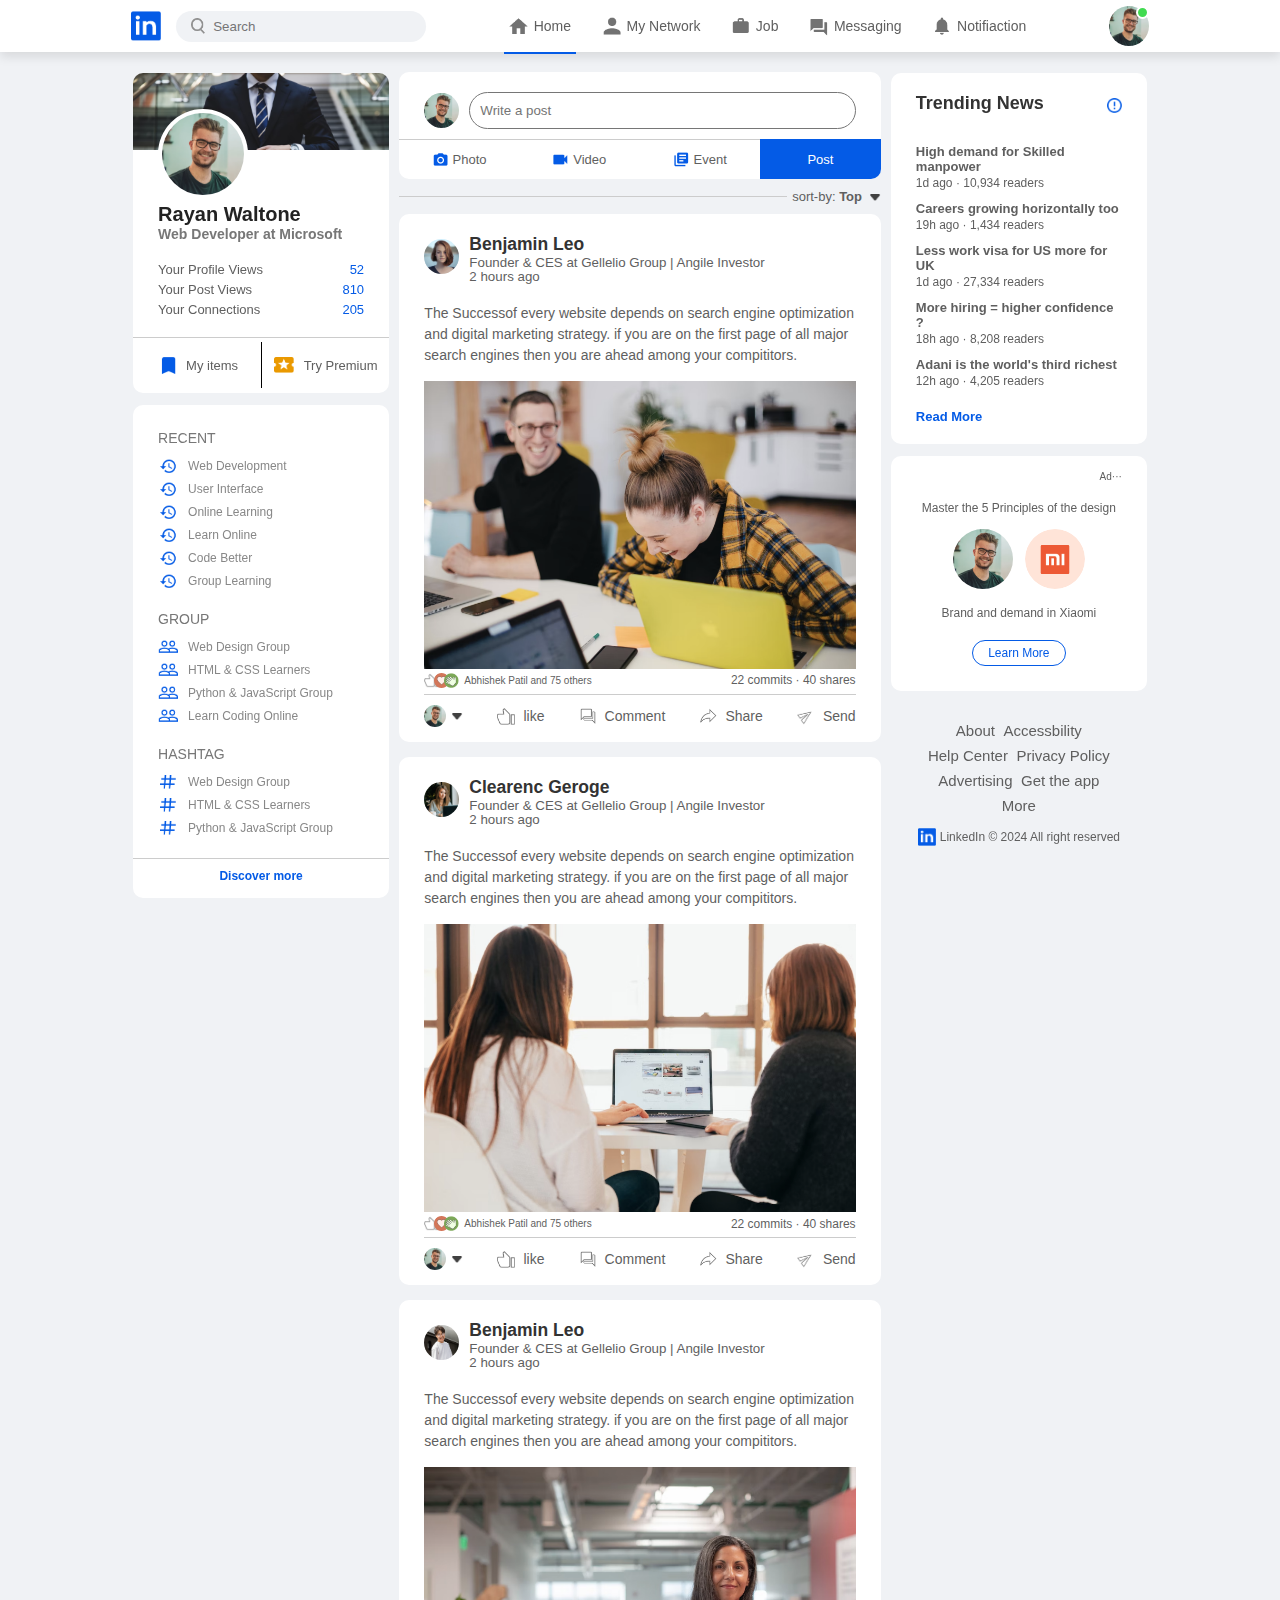
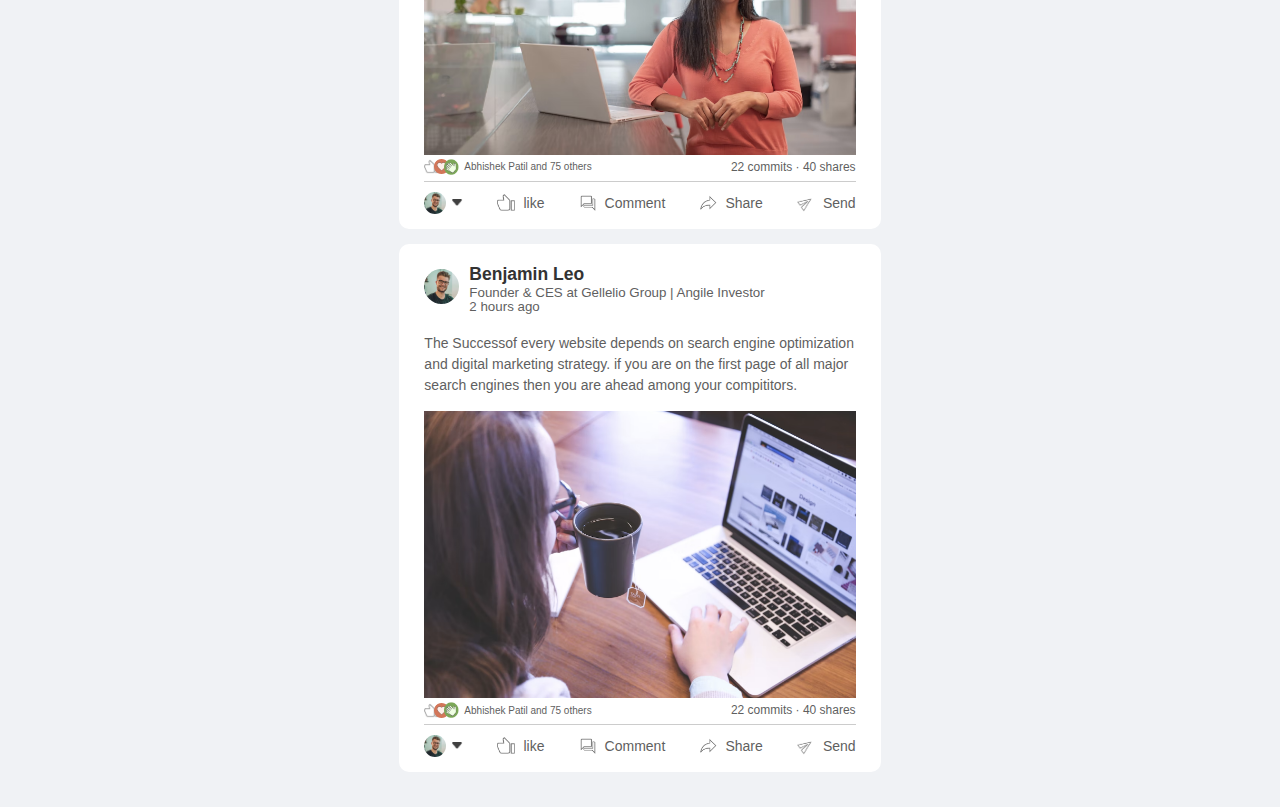
<file: index.html>
<!DOCTYPE html>
<html lang="en">
<head>
  <meta charset="UTF-8">
  <meta name="viewport" content="width=device-width, initial-scale=1.0">
  <link rel="icon" href="https://static.licdn.com/aero-v1/sc/h/al2o9zrvru7aqj8e1x2rzsrca">
  <link rel="stylesheet" href="./css/style.css">
  <title>LinkedIn-UI-Clone</title>
</head>
<body>
  
  <nav class="desktop navbar">
    <div class="navbar-left">
      <a href="./index.html" class="logo"><img src="./images/logo.png" alt="logo"></a>
      <div class="search-box">
        <img src="./images/search.png" alt="img">
        <input type="text" placeholder="Search">
      </div>
    </div>
    <div class="navbar-center">
      <ul>
        <li><a href="#" class="active-link"><img src="./images/home.png"><span>Home</span></a></li>
        <li><a href="#"><img src="./images/network.png"><span>My Network</span></a></li>
        <li><a href="#"><img src="./images/jobs.png"><span>Job</span></a></li>
        <li><a href="#"><img src="./images/message.png"><span>Messaging</span></a></li>
        <li><a href="#"><img src="./images/notification.png"><span>Notifiaction</span></a></li>
      </ul>
    </div>
    <div class="navbar-right">
      <div class="online">
       <img src="./images/user-1.png" alt="user-img" id="toggleButton" class="nav-profile-img" onclick="toggleMenu()">
      </div>
    </div>

    <div class="profile-menu-wrap" id="profileMenu">
      <div class="profile-menu">
        <div class="user-info">
          <img src="./images/user-1.png" >
          <div>
            <h3>Rayan Walton</h3>
            <a href="./profile.html">See your profile</a>
          </div>
        </div>
        <hr>
        <a href="#" class="profile-menu-link">
          <img src="./images/feedback.png" alt="">
          <p>Give Feedback</p>
          <span> > </span>
        </a>
        <a href="#" class="profile-menu-link">
          <img src="./images/setting.png" alt="">
          <p>Setting</p>
          <span> > </span>
        </a>
        <a href="#" class="profile-menu-link">
          <img src="./images/help.png" alt="">
          <p>Help & Support</p>
          <span> > </span>
        </a>
        <a href="#" class="profile-menu-link">
          <img src="./images/display.png" alt="">
          <p>Display & Accessiblity</p>
          <span> > </span>
        </a>
        <a href="#" class="profile-menu-link">
          <img src="./images/logout.png" alt="">
          <p>Logout</p>
          <span> > </span>
        </a>
      </div>
    </div>

  </nav>

  <div class="mobile-navbar">
    <nav class="navbar">
      <div class="navbar-center">
        <ul>
          <li><a href="#" class="active-link"><img src="./images/home.png"><span>Home</span></a></li>
          <li><a href="#"><img src="./images/network.png"><span>My Network</span></a></li>
          <li><a href="#"><img src="./images/jobs.png"><span>Job</span></a></li>
          <li><a href="#"><img src="./images/message.png"><span>Messaging</span></a></li>
          <li><a href="#"><img src="./images/notification.png"><span>Notifiaction</span></a></li>
        </ul>
      </div>
      <div class="profile-menu-wrap" id="profileMenu">
        <div class="profile-menu">
          <div class="user-info">
            <img src="./images/user-1.png" >
            <div>
              <h3>Rayan Walton</h3>
              <a href="./profile.html">See your profile</a>
            </div>
          </div>
          <hr>
          <a href="#" class="profile-menu-link">
            <img src="./images/feedback.png" alt="">
            <p>Give Feedback</p>
            <span> > </span>
          </a>
          <a href="#" class="profile-menu-link">
            <img src="./images/setting.png" alt="">
            <p>Setting</p>
            <span> > </span>
          </a>
          <a href="#" class="profile-menu-link">
            <img src="./images/help.png" alt="">
            <p>Help & Support</p>
            <span> > </span>
          </a>
          <a href="#" class="profile-menu-link">
            <img src="./images/display.png" alt="">
            <p>Display & Accessiblity</p>
            <span> > </span>
          </a>
          <a href="#" class="profile-menu-link">
            <img src="./images/logout.png" alt="">
            <p>Logout</p>
            <span> > </span>
          </a>
        </div>
      </div>
    </nav>
  </div>

<div class="container">
  <!-- Letf-Sidebar -->
  <div class="left-sidebar">
    <div class="sidebar-profile-box">
      <img src="./images/cover-pic.png" class="bg-img" alt="cover-pic" width="100%">
      <div class="sidebar-profile-info">
        <img src="./images/user-1.png" >
        <h1>Rayan Waltone</h1>
        <h3>Web Developer at Microsoft</h3>
        <ul>
          <li>Your Profile Views <span>52</span></li>
          <li>Your Post Views <span>810</span></li>
          <li>Your Connections <span>205</span></li>
        </ul>
      </div>
      <div class="sidebar-profile-link">
        <a href="#"><img src="./images/items.png"> My items</a>
        <a href="#"><img src="./images/premium.png"> Try Premium</a>
      </div>
    </div>
    <div class="sidebar-activity" id="sidebar-activity">
      <h3>RECENT</h3>
      <a href="#"><img src="./images/recent.png"> Web Development</a>
      <a href="#"><img src="./images/recent.png"> User Interface</a>
      <a href="#"><img src="./images/recent.png"> Online Learning</a>
      <a href="#"><img src="./images/recent.png"> Learn Online</a>
      <a href="#"><img src="./images/recent.png"> Code Better</a>
      <a href="#"><img src="./images/recent.png"> Group Learning</a>
      <h3>GROUP</h3>
      <a href="#"><img src="./images/group.png"> Web Design Group</a>
      <a href="#"><img src="./images/group.png"> HTML & CSS Learners</a>
      <a href="#"><img src="./images/group.png"> Python & JavaScript Group</a>
      <a href="#"><img src="./images/group.png"> Learn Coding Online</a>
      <h3>HASHTAG</h3>
      <a href="#"><img src="./images/hashtag.png"> Web Design Group</a>
      <a href="#"><img src="./images/hashtag.png"> HTML & CSS Learners</a>
      <a href="#"><img src="./images/hashtag.png"> Python & JavaScript Group</a>
      <div class="discover-more-link">
        <a href="#">Discover more</a>
      </div>
    </div>
    <p id="ShowMoreLink" onclick="toogleActivity()">Show more +</p>
  </div>

  <!-- Main-Content -->
  <div class="main-content">
    <div class="create-post">
      <div class="create-post-input">
        <img src="./images/user-1.png">
        <textarea rows="1" placeholder="Write a post"></textarea>
      </div>
      <div class="create-post-links">
        <li><img src="./images/photo.png">Photo</li>
        <li><img src="./images/video.png">Video</li>
        <li><img src="./images/event.png">Event</li>
        <li>Post</li>
      </div>
    </div>
    <div class="sort-by">
      <hr>
      <p>sort-by:<span> Top <img src="./images/down-arrow.png"></span></p>
    </div>

    <div class="post">
      <div class="post-author">
        <img src="./images/user-3.png">
        <div>
          <h1>Benjamin Leo</h1>
          <small>Founder & CES at Gellelio Group | Angile Investor</small>
          <small>2 hours ago</small>
        </div>
      </div>
      <p>The Successof every website depends on search engine optimization and digital marketing strategy. if you are on the first page of all major search engines then you are ahead among your compititors.</p>
      <img src="./images/post-image-1.png" width="100%">
      
     
      <div class="post-stats">
        <div>
          <img src="./images/thumbsup.png">
          <img src="./images/love.png">
          <img src="./images/clap.png">
          <small class="liked-users">Abhishek Patil and 75 others</small>
        </div>

        <div>
          <span>22 commits &middot; 40 shares</span>
        </div>        
      </div>

      <div class="post-activity">
        <div >
          <img src="./images/user-1.png" class="post-activity-user-icon">
          <img src="./images/down-arrow.png" class="post-activity-arrow-icon">
        </div>
        <div class="post-activity-link">
          <img src="./images/like.png">
          <span>like</span>
        </div>
        <div class="post-activity-link">
          <img src="./images/comment.png">
          <span>Comment</span>
        </div>
        <div class="post-activity-link">
          <img src="./images/share.png">
          <span>Share</span>
        </div>
        <div class="post-activity-link">
          <img src="./images/send.png">
          <span>Send</span>
        </div>
      </div>

    </div>
    <div class="post">
      <div class="post-author">
        <img src="./images/user-4.png">
        <div>
          <h1>Clearenc Geroge</h1>
          <small>Founder & CES at Gellelio Group | Angile Investor</small>
          <small>2 hours ago</small>
        </div>
      </div>
      <p>The Successof every website depends on search engine optimization and digital marketing strategy. if you are on the first page of all major search engines then you are ahead among your compititors.</p>
      <img src="./images/post-image-2.png" width="100%">
      
     
      <div class="post-stats">
        <div>
          <img src="./images/thumbsup.png">
          <img src="./images/love.png">
          <img src="./images/clap.png">
          <small class="liked-users">Abhishek Patil and 75 others</small>
        </div>

        <div>
          <span>22 commits &middot; 40 shares</span>
        </div>        
      </div>

      <div class="post-activity">
        <div >
          <img src="./images/user-1.png" class="post-activity-user-icon">
          <img src="./images/down-arrow.png" class="post-activity-arrow-icon">
        </div>
        <div class="post-activity-link">
          <img src="./images/like.png">
          <span>like</span>
        </div>
        <div class="post-activity-link">
          <img src="./images/comment.png">
          <span>Comment</span>
        </div>
        <div class="post-activity-link">
          <img src="./images/share.png">
          <span>Share</span>
        </div>
        <div class="post-activity-link">
          <img src="./images/send.png">
          <span>Send</span>
        </div>
      </div>

    </div>
    <div class="post">
      <div class="post-author">
        <img src="./images/user-5.png">
        <div>
          <h1>Benjamin Leo</h1>
          <small>Founder & CES at Gellelio Group | Angile Investor</small>
          <small>2 hours ago</small>
        </div>
      </div>
      <p>The Successof every website depends on search engine optimization and digital marketing strategy. if you are on the first page of all major search engines then you are ahead among your compititors.</p>
      <img src="./images/post-image-3.png" width="100%">
      
     
      <div class="post-stats">
        <div>
          <img src="./images/thumbsup.png">
          <img src="./images/love.png">
          <img src="./images/clap.png">
          <small class="liked-users">Abhishek Patil and 75 others</small>
        </div>

        <div>
          <span>22 commits &middot; 40 shares</span>
        </div>        
      </div>

      <div class="post-activity">
        <div >
          <img src="./images/user-1.png" class="post-activity-user-icon">
          <img src="./images/down-arrow.png" class="post-activity-arrow-icon">
        </div>
        <div class="post-activity-link">
          <img src="./images/like.png">
          <span>like</span>
        </div>
        <div class="post-activity-link">
          <img src="./images/comment.png">
          <span>Comment</span>
        </div>
        <div class="post-activity-link">
          <img src="./images/share.png">
          <span>Share</span>
        </div>
        <div class="post-activity-link">
          <img src="./images/send.png">
          <span>Send</span>
        </div>
      </div>

    </div>
    <div class="post">
      <div class="post-author">
        <img src="./images/user-1.png">
        <div>
          <h1>Benjamin Leo</h1>
          <small>Founder & CES at Gellelio Group | Angile Investor</small>
          <small>2 hours ago</small>
        </div>
      </div>
      <p>The Successof every website depends on search engine optimization and digital marketing strategy. if you are on the first page of all major search engines then you are ahead among your compititors.</p>
      <img src="./images/post-image-4.png" width="100%">
      
     
      <div class="post-stats">
        <div>
          <img src="./images/thumbsup.png">
          <img src="./images/love.png">
          <img src="./images/clap.png">
          <small class="liked-users">Abhishek Patil and 75 others</small>
        </div>

        <div>
          <span>22 commits &middot; 40 shares</span>
        </div>        
      </div>

      <div class="post-activity">
        <div >
          <img src="./images/user-1.png" class="post-activity-user-icon">
          <img src="./images/down-arrow.png" class="post-activity-arrow-icon">
        </div>
        <div class="post-activity-link">
          <img src="./images/like.png">
          <span>like</span>
        </div>
        <div class="post-activity-link">
          <img src="./images/comment.png">
          <span>Comment</span>
        </div>
        <div class="post-activity-link">
          <img src="./images/share.png">
          <span>Share</span>
        </div>
        <div class="post-activity-link">
          <img src="./images/send.png">
          <span>Send</span>
        </div>
      </div>

    </div>
  </div>
  
  <!-- Right-Sidebar -->
  <div class="right-sidebar">
    <div class="sidebar-news">
      <img src="./images/more.png" class="info-icon">
      <h3>Trending News</h3>
      <a href="#">High demand for Skilled manpower</a>
      <span>1d ago &middot; 10,934 readers</span>

      <a href="#">Careers growing horizontally too </a>
      <span>19h ago &middot; 1,434 readers</span>

      <a href="#">Less work visa for US more for UK</a>
      <span>1d ago &middot; 27,334 readers</span>

      <a href="#">More hiring  = higher confidence ?</a>
      <span>18h ago &middot; 8,208 readers</span>

      <a href="#">Adani is the world's third richest</a>
      <span>12h ago &middot; 4,205 readers</span>

      <a href="#" class="read-more-link">Read More</a>
    </div>
    
    <div class="sidebar-ad">
      <small>Ad&middot;&middot;&middot;</small>
      <p>Master the 5 Principles of the design</p>
      <div>
        <img src="./images/user-1.png" alt="">
        <img src="./images/mi-logo.png" alt="">
      </div>
      <b>Brand and demand in Xiaomi</b>
      <a href="#" class="ad-link">Learn More</a>
    </div>

    <div class="sidebar-useful-link">
      <a href="#">About</a>
      <a href="#">Accessbility</a>
      <a href="#">Help Center</a>
      <a href="#">Privacy Policy</a>
      <a href="#">Advertising</a>
      <a href="#">Get the app</a>
      <a href="#">More</a>
      <div class="copyright-msg">
        <img src="./images/logo.png" >
        <p>LinkedIn &#169; 2024 All right reserved</p>
      </div>
    </div>
  </div>
</div>




  <script src="./js/main.js"></script>
</body>
</html>
</file>
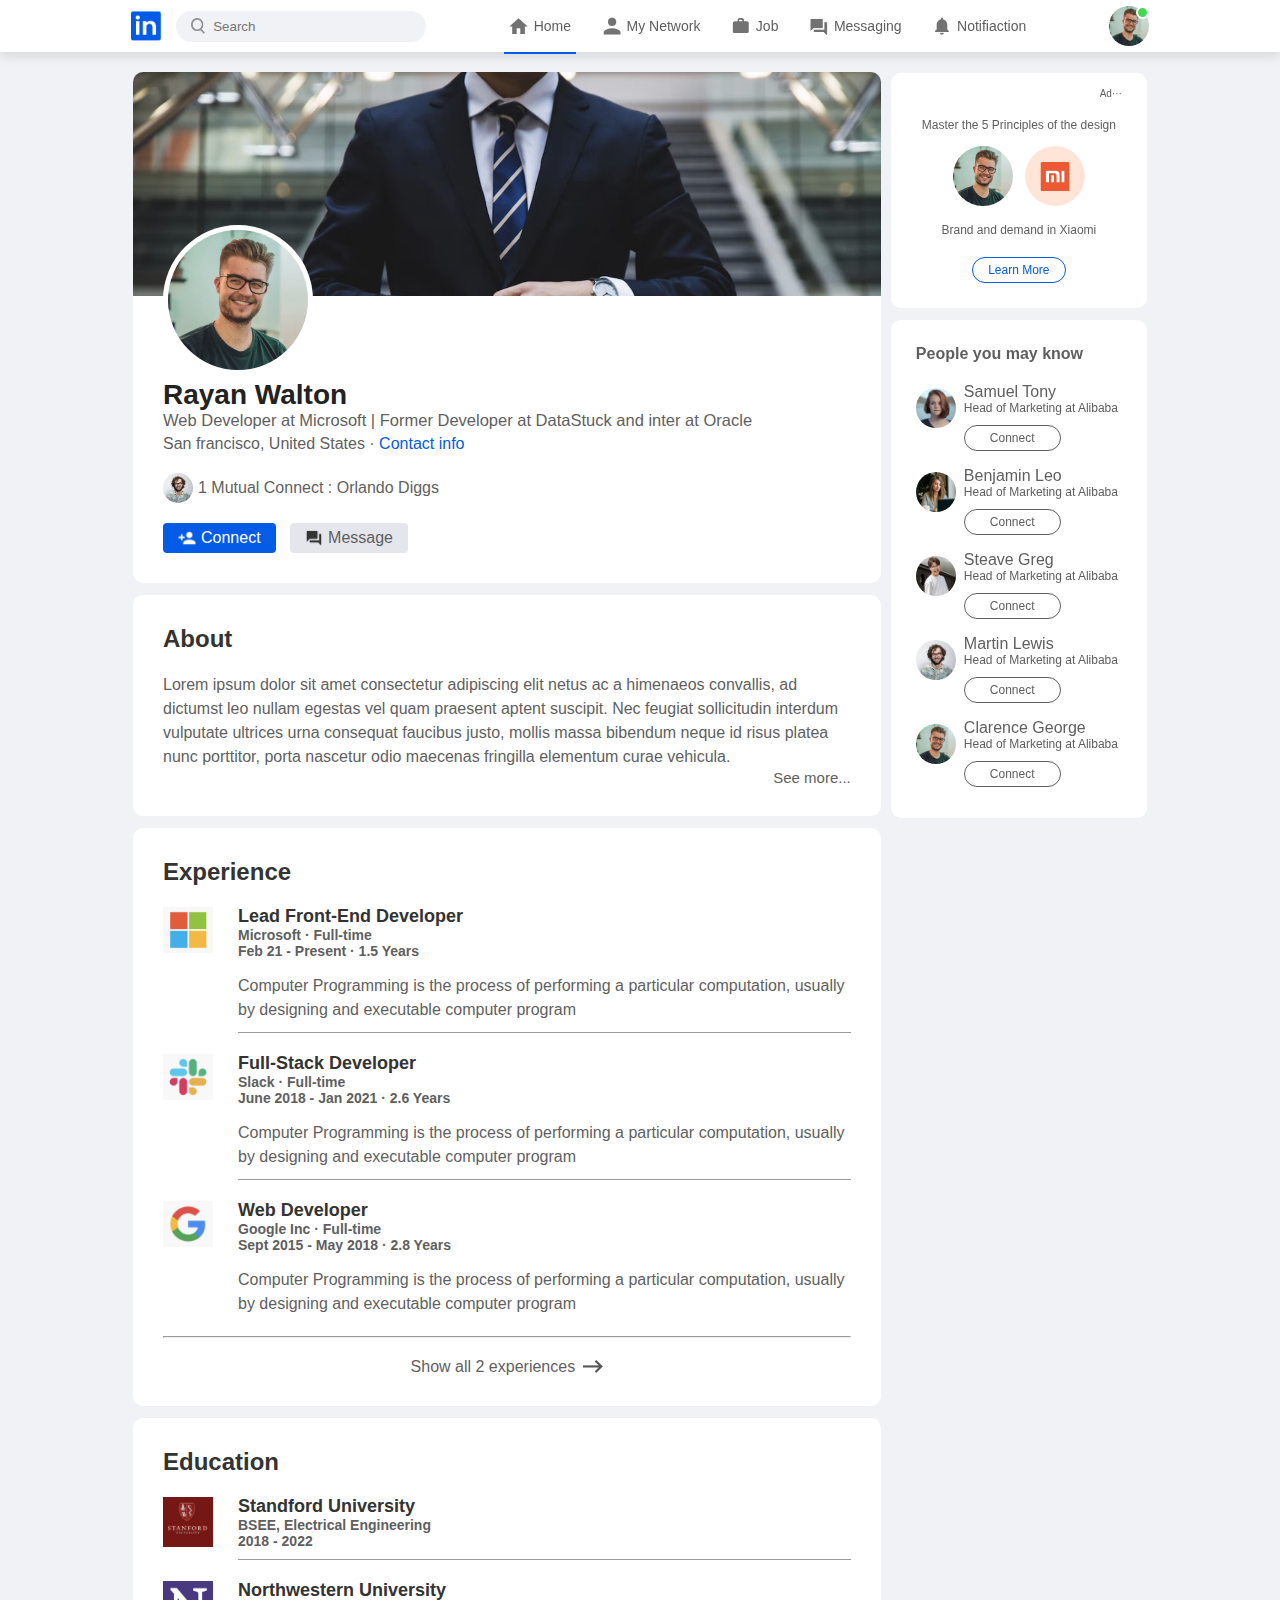
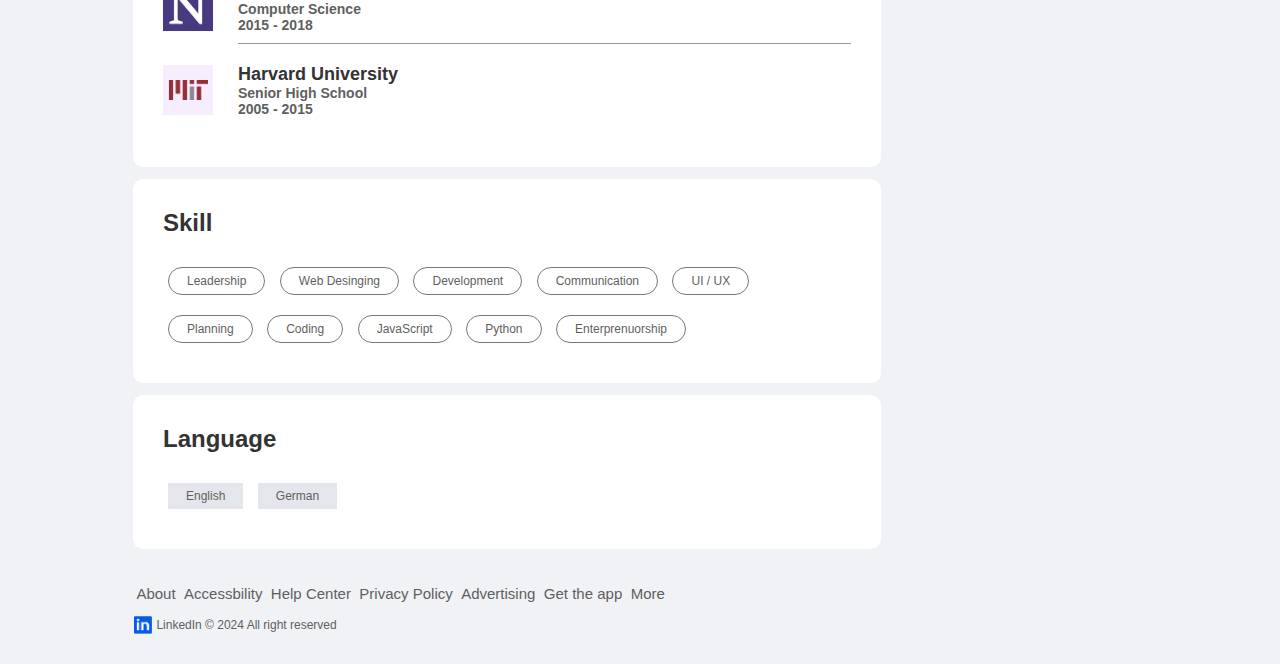
<file: profile.html>
<!DOCTYPE html>
<html lang="en">
<head>
  <meta charset="UTF-8">
  <meta name="viewport" content="width=device-width, initial-scale=1.0">
  <link rel="stylesheet" href="./css/style.css">
  <title>LinkedIn</title>
</head>
<body>
  
  <nav class="desktop navbar">
    <div class="navbar-left">
      <a href="./index.html" class="logo"><img src="./images/logo.png" alt="logo"></a>
      <div class="search-box">
        <img src="./images/search.png" alt="img">
        <input type="text" placeholder="Search">
      </div>
    </div>
    <div class="navbar-center">
      <ul>
        <li><a href="#" class="active-link"><img src="./images/home.png"><span>Home</span></a></li>
        <li><a href="#"><img src="./images/network.png"><span>My Network</span></a></li>
        <li><a href="#"><img src="./images/jobs.png"><span>Job</span></a></li>
        <li><a href="#"><img src="./images/message.png"><span>Messaging</span></a></li>
        <li><a href="#"><img src="./images/notification.png"><span>Notifiaction</span></a></li>
      </ul>
    </div>
    <div class="navbar-right">
      <div class="online">
       <img src="./images/user-1.png" alt="user-img" id="toggleButton" class="nav-profile-img" onclick="toggleMenu()">
      </div>
    </div>

    <div class="profile-menu-wrap" id="profileMenu">
      <div class="profile-menu">
        <div class="user-info">
          <img src="./images/user-1.png" >
          <div>
            <h3>Rayan Walton</h3>
            <a href="./profile.html">See your profile</a>
          </div>
        </div>
        <hr>
        <a href="#" class="profile-menu-link">
          <img src="./images/feedback.png" alt="">
          <p>Give Feedback</p>
          <span> > </span>
        </a>
        <a href="#" class="profile-menu-link">
          <img src="./images/setting.png" alt="">
          <p>Setting</p>
          <span> > </span>
        </a>
        <a href="#" class="profile-menu-link">
          <img src="./images/help.png" alt="">
          <p>Help & Support</p>
          <span> > </span>
        </a>
        <a href="#" class="profile-menu-link">
          <img src="./images/display.png" alt="">
          <p>Display & Accessiblity</p>
          <span> > </span>
        </a>
        <a href="#" class="profile-menu-link">
          <img src="./images/logout.png" alt="">
          <p>Logout</p>
          <span> > </span>
        </a>
      </div>
    </div>

  </nav>

  <div class="mobile-navbar">
    <nav class="navbar">
      <div class="navbar-center">
        <ul>
          <li><a href="#" class="active-link"><img src="./images/home.png"><span>Home</span></a></li>
          <li><a href="#"><img src="./images/network.png"><span>My Network</span></a></li>
          <li><a href="#"><img src="./images/jobs.png"><span>Job</span></a></li>
          <li><a href="#"><img src="./images/message.png"><span>Messaging</span></a></li>
          <li><a href="#"><img src="./images/notification.png"><span>Notifiaction</span></a></li>
        </ul>
      </div>

      <div class="profile-menu-wrap" id="profileMenu">
        <div class="profile-menu">
          <div class="user-info">
            <img src="./images/user-1.png" >
            <div>
              <h3>Rayan Walton</h3>
              <a href="./profile.html">See your profile</a>
            </div>
          </div>
          <hr>
          <a href="#" class="profile-menu-link">
            <img src="./images/feedback.png" alt="">
            <p>Give Feedback</p>
            <span> > </span>
          </a>
          <a href="#" class="profile-menu-link">
            <img src="./images/setting.png" alt="">
            <p>Setting</p>
            <span> > </span>
          </a>
          <a href="#" class="profile-menu-link">
            <img src="./images/help.png" alt="">
            <p>Help & Support</p>
            <span> > </span>
          </a>
          <a href="#" class="profile-menu-link">
            <img src="./images/display.png" alt="">
            <p>Display & Accessiblity</p>
            <span> > </span>
          </a>
          <a href="#" class="profile-menu-link">
            <img src="./images/logout.png" alt="">
            <p>Logout</p>
            <span> > </span>
          </a>
        </div>
      </div>
    </nav>
  </div>

  <div class="container">
    <!-- Profile-Main -->
    <div class="profile-main">
      <div class="profile-container">
        <img src="./images/cover-pic.png" class="pro-bg" width="100%">
        <div class="profile-container-inner">
          <img src="./images/user-1.png" class="profile-pic">
          <h1>Rayan Walton</h1>
          <b>Web Developer at Microsoft | Former Developer at DataStuck and inter at Oracle</b>
          <p>San francisco, United States &middot; <a href="#">Contact info</a></p>
          <div class="mutual-connection">
            <img src="./images/user-2.png" >
            <span>1 Mutual Connect : Orlando Diggs </span>
          </div>
          <div class="profile-btn">
            <a href="#" class="primary-btn"><img src="./images/connect.png" >Connect</a>
            <a href="#"><img src="./images/chat.png" >Message</a>
          </div>
        </div>
      </div>

      <div class="profile-description">
        <h2>About</h2>
        <p>Lorem ipsum dolor sit amet consectetur adipiscing elit netus ac a himenaeos convallis, ad dictumst leo nullam egestas vel quam praesent aptent suscipit. Nec feugiat sollicitudin interdum vulputate ultrices urna consequat faucibus justo, mollis massa bibendum neque id risus platea nunc porttitor, porta nascetur odio maecenas fringilla elementum curae vehicula.</p>
        <a href="#" class="see-more-link">See more...</a>
      </div>

      <div class="profile-description">
        <h2>Experience</h2>
        <div class="profile-desc-row">
          <img src="./images/microsoft.png" alt="">
          <div>
            <h3>Lead Front-End Developer</h3>
            <b>Microsoft &middot; Full-time</b>
            <b>Feb 21 - Present &middot; 1.5 Years</b>
            <p>Computer Programming is the process of performing a particular computation, usually by  designing and executable computer program </p>
            <hr>
          </div>
        </div>
        <div class="profile-desc-row">
          <img src="./images/slack.png" alt="">
          <div>
            <h3>Full-Stack Developer</h3>
            <b>Slack &middot; Full-time</b>
            <b>June 2018 - Jan 2021 &middot; 2.6 Years</b>
            <p>Computer Programming is the process of performing a particular computation, usually by  designing and executable computer program </p>
            <hr>
          </div>
        </div>
        <div class="profile-desc-row">
          <img src="./images/google.png" alt="">
          <div>
            <h3>Web Developer</h3>
            <b>Google Inc &middot; Full-time</b>
            <b>Sept 2015 - May 2018 &middot; 2.8 Years</b>
            <p>Computer Programming is the process of performing a particular computation, usually by  designing and executable computer program </p>
            
          </div>
        </div>
        <hr>
        <a href="#" class="experience-link">Show all 2 experiences <img src="images/right-arrow.png" alt=""></a>
      </div>

      <div class="profile-description">
        <h2>Education</h2>
        <div class="profile-desc-row">
          <img src="./images/stanford.png" alt="">
          <div>
            <h3>Standford University</h3>
            <b>BSEE, Electrical Engineering </b>
            <b>2018 - 2022</b>
            <hr>
          </div>
        </div>

        <div class="profile-desc-row">
          <img src="./images/north.png" alt="">
          <div>
            <h3>Northwestern University</h3>
            <b>Computer Science </b>
            <b>2015 - 2018</b>
            <hr>
          </div>
        </div>

        <div class="profile-desc-row">
          <img src="./images/mit.png" alt="">
          <div>
            <h3>Harvard University</h3>
            <b>Senior High School </b> 
            <b>2005 - 2015</b>
          </div>
        </div>
      </div>
      
      <div class="profile-description">
        <h2>Skill</h2>
        <a href="#" class="skills-btn">Leadership</a>
        <a href="#" class="skills-btn">Web Desinging</a>
        <a href="#" class="skills-btn">Development</a>
        <a href="#" class="skills-btn">Communication</a>
        <a href="#" class="skills-btn">UI / UX</a>
        <a href="#" class="skills-btn">Planning</a>
        <a href="#" class="skills-btn">Coding</a>
        <a href="#" class="skills-btn">JavaScript</a>
        <a href="#" class="skills-btn">Python</a>
        <a href="#" class="skills-btn">Enterprenuorship</a>
      </div>

      <div class="profile-description">
        <h2>Language</h2>
        <a href="#" class="language-btn">English</a>
        <a href="#" class="language-btn">German</a>
      </div>

    </div>

    <!-- Profile Sidebar -->
    <div class="profile-sidebar">
      <div class="sidebar-ad">
        <small>Ad&middot;&middot;&middot;</small>
        <p>Master the 5 Principles of the design</p>
        <div>
          <img src="./images/user-1.png" alt="">
          <img src="./images/mi-logo.png" alt="">
        </div>
        <b>Brand and demand in Xiaomi</b>
        <a href="#" class="ad-link">Learn More</a>
      </div>

      <div class="sidebar-people">
        <h3>People you may know</h3>
        <div class="sidebar-people-row">
          <img src="./images/user-3.png" >
          <div>
            <h2>Samuel Tony</h2>
            <p>Head of Marketing at Alibaba</p>
            <a href="#">Connect</a>
          </div>
        </div>
        <div class="sidebar-people-row">
          <img src="./images/user-4.png" >
          <div>
            <h2>Benjamin Leo</h2>
            <p>Head of Marketing at Alibaba</p>
            <a href="#">Connect</a>
          </div>
        </div>
        <div class="sidebar-people-row">
          <img src="./images/user-5.png" >
          <div>
            <h2>Steave Greg</h2>
            <p>Head of Marketing at Alibaba</p>
            <a href="#">Connect</a>
          </div>
        </div>
        <div class="sidebar-people-row">
          <img src="./images/user-2.png" >
          <div>
            <h2>Martin Lewis</h2>
            <p>Head of Marketing at Alibaba</p>
            <a href="#">Connect</a>
          </div>
        </div>
        <div class="sidebar-people-row">
          <img src="./images/user-1.png" >
          <div>
            <h2>Clarence  George</h2>
            <p>Head of Marketing at Alibaba</p>
            <a href="#">Connect</a>
          </div>
        </div>
      </div>

    </div>

  </div>


  <div class="profile-footer">
    <div class="sidebar-useful-link">
      <a href="#">About</a>
      <a href="#">Accessbility</a>
      <a href="#">Help Center</a>
      <a href="#">Privacy Policy</a>
      <a href="#">Advertising</a>
      <a href="#">Get the app</a>
      <a href="#">More</a>
      <div class="copyright-msg">
        <img src="./images/logo.png" >
        <p>LinkedIn &#169; 2024 All right reserved</p>
      </div>
    </div>
  </div>



  <script src="./js/main.js"></script>
</body>
</html>
</file>
<file: css/style.css>
*{
  margin: 0px;
  padding: 0px;
  box-sizing: border-box;
  font-family: 'Poppins', sans-serif;
}
html{
  scroll-behavior: smooth;
}
body{
  background-color: #f0f2f5;
  color: #5f5f5f;
  font-family: 'Poppins', sans-serif;
}

a{
  text-decoration: none;
  color: #5f5f5f;
}

/* Navbar CSS */

.navbar{
  display: flex;
  align-items: center;
  justify-content: space-between;
  background: #ffffff;
  padding: 6px 10.25%;
  position: sticky;
  top: 0;
  z-index: 100;
  box-shadow: 0 5px 10px rgba(0,0,0,0.1);
}
.mobile-navbar .navbar{
  display: none;
}
.logo img{
  width: 30px;
  margin-right: 15px;
  display: block;
}

.navbar-center ul li{
  display: inline-block;
  list-style: none;
}
.navbar-center ul li a{
  display: flex;
  align-items: center;
  font-size: 14px;
  margin: 5px 8px;
  padding-right: 5px;
  position: relative;
}

.navbar-center ul li a img{
  width: 30px;
}

.navbar-center ul li a::after{
  content: '';
  width: 0;
  height: 2px;
  background: #045be6;
  position: absolute;
  bottom: -13px;
  transition: width 0.3s;
}

.navbar-center ul li a:hover::after,
.navbar-center ul li a.active-link::after{
  width: 100%;
}

.nav-profile-img{
  width: 40px;
  border-radius: 50%;
  display: block;
  cursor: pointer;
  position: relative;
}

.online{
  position: relative;
}

.online::after{
  content: '';
  width: 9px;
  height: 9px;
  border: 2px solid #ffffff;
  border-radius: 50%;
  right: 0px;
  top: 0px;
  background: #41db51;
  position: absolute;
}

.search-box{
  background: #f0f2f5;
  width: 250px;
  border-radius: 20px;
  display: flex;
  align-items: center;
  padding: 0 15px;
}
.navbar-left{
  display: flex;
  align-items: center;
}
.search-box img{
  width: 14px;
}
.search-box input{
  width: 100%;
  background: transparent;
  padding: 8px;
  outline: none;
  border: 0;
}


.container{
  padding: 20px 10%;
  display: flex;
  flex-wrap: wrap;
  justify-content: space-around;
}

/* Left-Sidebar */

.left-sidebar{
  flex-basis: 25%;
  align-self: flex-start;
  position: sticky;
  top: 73px;
}

.sidebar-profile-box{
  background: #ffffff;
  border-radius: 10px;
}
.sidebar-profile-box .bg-img{
  border-top-left-radius: 10px;
  border-top-right-radius: 10px;
}
.sidebar-profile-info{
  padding: 0 25px;
}
.sidebar-profile-info img{
  width: 90px;
  border-radius: 50%;
  background: #ffffff;
  padding: 4px;
  margin-top: -45px;
}

.sidebar-profile-info h1{
  font-size: 20px;
  font-weight: 600;
  color: #222;
}
.sidebar-profile-info h3{
  font-size: 14px;
  font-weight: 700;
  color: #777;
}

.sidebar-profile-info ul {
  list-style: none;
  margin: 20px 0;
}
.sidebar-profile-info ul li{
  width: 100%;
  margin: 5px 0;
  font-size: 13px;
}
.sidebar-profile-info ul li span{
  float: right;
  color: #045be6;
}

.sidebar-profile-link{
  display: flex;
  align-items: center;
  border-top:  1px solid #ccc;
}

.sidebar-profile-link a{
  flex-basis: 50%;
  display: flex;
  align-items: center;
  justify-content: center;
  padding: 15px 0;
  font-size: 13px;
  border-left: 1px solid #000;
}

.sidebar-profile-link a:first-child{
  border-left: 0;
}

.sidebar-profile-link a img{
  width: 20px;
  margin-right: 10px;
}

.sidebar-activity{
  background: #ffffff;
  padding: 5px 25px;
  margin: 12px 0;
  border-radius: 10px;
}

.sidebar-activity h3{
  color: #777;
  font-size: 14px;
  font-weight: 500;
  margin: 20px 0 10px;
}

.sidebar-activity a{
  display: flex;
  align-items: center;
  font-size: 12px;
  font-weight: 500;
  color: #888;
  margin: 3px 0;
}

.sidebar-activity a img{
  width: 20px;
  margin-right: 10px;
}

.discover-more-link{
  border-top: 1px solid #ccc;
  text-align: center;
  margin-top: 20px;
  margin-left: -25px;
  margin-right: -25px;
}

.discover-more-link a{
  color: #045be6;
  display: inline-block;
  margin: 10px 0;
  font-weight: 600;
}

/* Right-Sidebar */

.right-sidebar{
  flex-basis: 25%;
  align-self: flex-start;
  position: sticky;
  top: 73px;
}

.sidebar-news{
  background: #ffffff;
  padding: 10px 25px;
  border-radius: 10px;
}

.info-icon{
  width: 15px;
  float: right;
  margin-top: 15px;
}
.sidebar-news h3{
  font-size: 18px;
  font-weight: 600;
  color: #333;
  margin: 10px 0 30px;
}
.sidebar-news a{
  display: block;
  font-size: 13px;
  font-weight: 600;
  margin-top: 10px;
  margin-bottom: -1px;
}
.sidebar-news span{
  font-size: 12px;
}

.sidebar-news .read-more-link{
  color: #045be6;
  font-weight: 600;
  margin: 20px 0 10px;
}

.sidebar-ad{
  background: #ffffff;
  padding: 15px 25px;
  text-align: center;
  margin: 12px 0;
  font-size: 12px;
  border-radius: 10px;
}
.sidebar-ad img{
  width: 60px;
  border-radius: 50%;
  margin: 4px;
}

.sidebar-ad small{
  float: right;
  font-weight: 500;
}

.sidebar-ad p{
  margin-top: 30px;
  margin-bottom: 10px;
}

.sidebar-ad b{
  display: block;
  font-weight: 500;
  margin-top: 10px;
}

.ad-link{
  display: inline-block;
  border: 1px solid #045be6;
  border-radius: 30px;
  padding: 5px 15px;
  color: #045be6;
  font-weight: 500;
  margin: 20px auto 10px;
}

.sidebar-useful-link{
  padding: 15px 25px;
  text-align: center;
}

.sidebar-useful-link a{
  display: inline-block;
  font-size: 15px;
  margin: 4px 2px;
}


.copyright-msg{
  display: flex;
  align-items: center;
  justify-content: center;
  font-size: 12px;
  margin-top: 10px;
  font-weight: 500;
}

.copyright-msg img{
  width: 18px;
  margin-right: 4px;
}


/* Main-Content */

.main-content{
  flex-basis: 47%;
}

.create-post{
  background: #ffffff;
  border-radius: 10px;
}

.create-post-input{
  padding: 20px 25px 10px;
  display: flex;
  align-items: center;
}

.create-post-input img{
  width: 35px;
  border-radius: 50%;
  margin-right: 10px;
}

.create-post-input textarea{
  width: 100%;
  outline: 0;
  resize: none;
  background: transparent;
  padding: 10px;
  border-radius: 20px;
}
::placeholder{
  font-weight: 500;
}

.create-post-links{
  display: flex;
  align-items: flex-start;
}

.create-post-links li{
  list-style: none;
  border-top: 1px solid#ccc;
  border-radius: 1px solid #ccc;
  flex-basis: 25%;
  height: 40px;
  font-size: 13px;
  display: flex;
  align-items: center;
  justify-content: center;
  cursor: pointer;
}
.create-post-links li img{
  width: 15px;
  margin-right: 5px;
}

.create-post-links li:last-child{
  background: #045be6;
  color: #ffffff;
  border-top: 0;
  border-right: 0;
  border-bottom-right-radius: 10px;
}

.sort-by{
  display: flex;
  align-items: center;
  margin: 10px 0px;
}

.sort-by hr{
  flex: 1;
  border: 0;
  height: 1px;
  background: #ccc;
}

.sort-by p{
  font-size: 13px;
  padding-left: 5px;
}
.sort-by p span{
  font-weight: 600;
  cursor: pointer;
}
.sort-by p span img{
  width: 12px;
  margin-left: 3px;
}

.post{
  background: #ffffff;
  padding: 20px 25px 5px;
  margin: 5px 0 15px;
  border-radius: 10px;
}
.post-author{
  display: flex;
  align-items: flex-start;
  margin-bottom: 20px;
}
.post-author img{
  width: 35px;
  border-radius: 50%;
  margin-right: 10px;
  margin-top: 5px;
}

.post-author h1{
  font-size: 17.5px;
  font-weight: 600;
  color: #333;
}

.post-author small{
  display: block;
  margin-bottom: -1px;
}

.post p{
  font-size: 14px;
  margin-bottom: 15px;
  line-height: 1.5;
}

.post-stats{
  display: flex;
  flex-wrap: wrap;
  align-items: center;
  justify-content: space-between;
  font-size: 12px;
  border-bottom: 1px solid#ccc;
  padding-bottom: 6px;
}

.post-stats div{
  display: flex;
  align-items: center;
}
.post-stats img{
  width: 15px;
  margin-right: -5px;
}
.liked-users{
  margin-left: 10px;
}

.post-activity{
  display: flex;
  align-items: center;
  justify-content: space-between;
  padding: 10px 0;
  font-size: 14px;
  font-weight: 500;
}

.post-activity div{
  display: flex;
  align-items: center;
}

.post-activity-user-icon{
  width: 22px;
  border-radius: 50%;
}

.post-activity-arrow-icon{
  width: 12px;
  margin-left: 5px;
}

.post-activity-link img{
  width: 18px;
  margin-right: 8px;
}


/* Profile Dropdown Menu CSS */

.profile-menu-wrap{
  position: absolute;
  top: 100%;
  right: 5%;
  width: 320px;
  max-height: 0px;
  overflow: hidden;
  transition: max-height 0.5s;
}

.profile-menu-wrap.open-menu{
  max-height: 400px;
}


.profile-menu{
  background: #222;
  color: #fff;
  padding: 20px;
  margin: 20px;
  border-radius: 10px;
}

.user-info{
  display: flex;
  align-items: center;
}

.user-info img{
  width: 50px;
  border-radius: 50%;
  margin-right: 15px;
}

.user-info h3{
  font-weight: 500;
  margin-bottom: -1px;
}

.user-info a{
  color: #c9dbf8;
  font-size: 13px;
}

.profile-menu hr{
  border: 0;
  height: 0.25px;
  width: 100%;
  background: #a8a7a7;
  margin: 15px 0 10px;
}

.profile-menu-link{
  display: flex;
  align-items: center;
  color: #ffffff;
  margin: 12px 0;
  font-size: 14px;
}

.profile-menu-link p{
  width: 100%;
}
.profile-menu-link img{
  width: 35px;
  border-radius: 50%;
  margin-right: 15px;
}

/* Profile Page CSS */

.profile-main{
  flex-basis: 73%;
}

.profile-container{
  background: #ffffff;
  border-radius: 10px;
}

.profile-container-inner{
  padding: 0 4% 10px;
}
.pro-bg{
  border-top-left-radius: 10px;
  border-top-right-radius: 10px;
}
.profile-pic{
  width: 150px;
  border-radius: 50%;
  margin-top: -75px;
  padding: 5px;
  background: #ffffff;
}

.profile-container h1{
  font-size: 28px;
  font-weight: 600;
  color: #222;
}

.profile-container b{
  font-weight: 500;
  font-size: 16.5px;
}

.profile-container p{
  margin-top: 5px;
  font-size: 16px;
}
.profile-container p a{
  color: #045be6;
}

.mutual-connection{
  display: flex;
  align-items: center;
  margin: 20px 0;
}
.mutual-connection img{
  width: 30px;
  border-radius: 50%;
  margin-right: 5px;
}

.profile-btn{
  margin: 20px 0;
}

.profile-btn a{
  display: inline-flex;
  align-items: center;
  background: #e4e6eb;
  padding: 6px 15px;
  border-radius: 4px;
  margin-right: 10px;
}

.profile-btn a img{
  width: 18px;
  margin-right: 5px;
}

.profile-btn .primary-btn{
  background: #045be6;
  color: #ffffff;
}

.profile-description{
  background: #ffffff;
  padding: 20px 4% 30px;
  margin: 12px 0;
  border-radius: 10px;
}

.profile-description h2{
  color: #333;
  margin: 10px 0 20px;
  font-weight: 600;
}
.profile-description p{
  line-height: 1.5;
}

.see-more-link{
  display: block;
  text-align: right;
  font-size: 15px;
}

.profile-desc-row{
  display: flex;
  align-items: flex-start;
  margin: 20px 0;
}

.profile-desc-row img{
  width: 50px;
  margin-right: 25px;
  margin-top: 1px;
}

.profile-desc-row div{
  width: 100%;
}

.profile-desc-row h3{
  font-size: 18px;
  font-weight: 600;
  color: #333;
}

.profile-desc-row b{
  display: block;
  font-size: 500;
  font-size: 14px;
}

.profile-desc-row p{
  margin-top: 15px;
}

.profile-desc-row hr{
  border: 0;
  border-bottom: 1px solid#999;
  margin-top: 10px;
}

.experience-link{
  display: flex;
  align-items: center;
  justify-content: center;
  padding-top: 20px;
  font-weight: 500;
}

.experience-link img{
  width: 20px;
  margin-left: 8px;
}
.skills-btn{
  display: inline-block;
  margin: 10px 5px;
  padding: 6px 18px;
  border: 1px solid#777;
  border-radius: 30px;
  font-size: 12px;
  font-weight: 500;
}

.language-btn{
  display: inline-block;
  margin: 10px 5px;
  padding: 6px 18px;
  background: #e4e6eb;
  font-size: 12px;
  font-weight: 500;
}


/* Profile Page Sidebar CSS */

.profile-sidebar{
  flex-basis: 25%;
  align-self: flex-start;
  position: sticky;
  top: 73px;
}

.profile-sidebar .sidebar-ad{
  margin: 0px;
}

.sidebar-people{
  background: #ffffff;
  padding: 15px 25px;
  margin: 12px 0;
  font-size: 12px;
  border-radius: 10px;
}

.sidebar-people h3{
  font-size: 16px;
  font-weight: 600;
  margin: 10px 0 20px;
}

.sidebar-people-row{
  display: flex;
  align-items: flex-start;
  margin: 6px 0;
}

.sidebar-people-row img{
  width: 40px;
  border-radius: 50%;
  margin-right: 8px;
  margin-top: 5px;
}

.sidebar-people-row h2{
  font-weight: 500;
  font-size: 16px;
}

.sidebar-people-row a{
  display: inline-block;
  margin: 10px 0;
  padding: 5px 25px;
  border: 1px solid #5f5f5f;
  border-radius: 30px;
  font-weight: 300;
}

.profile-footer{
  padding:  0 10.5% 30px;
}

.profile-footer .sidebar-useful-link{
  text-align: left;
  padding: 0;
}

.profile-footer .copyright-msg{
  justify-content: flex-start;
}

#ShowMoreLink{
  display: none;
}

/* Media Query for samll screen */

@media Only screen and (max-width:600px) {
  .navbar{
    display: flex;
    justify-content: space-evenly;
  }
  .desktop .navbar-center{
    display: none;
  }
  .search-box {
    background: #f0f2f5;
    width: 175px;
    border-radius: 20px;
    display: flex;
    align-items: center;
    padding: 6px 15px;
  }
  .search-box input{
    width: 100%;
    background: transparent;
    padding: 4px;
    outline: none;
    border: 0;
  }

  .navbar-center ul li a span{
    display: none;
  }
  .navbar-center ul li a {
    padding-right : 0;
    margin: 5px;
  }
  .nav-profile-img{
    width: 30px;
  }
  .container{
    padding: 15px 3%;
  }

  .left-sidebar, .right-sidebar{
    flex-basis: 100%;
    position: relative;
    top: unset;
  }
  .main-content{
    flex-basis: 100%;
  }
  .post-stats div{
    margin: 2px 0;
  }
  .post-activity-link span{
    display: none;
  }
  .post-activity-link img{
    margin-right: 0;
  }

  .profile-main, .profile-sidebar{
    flex-basis: 100%;
  }

  .profile-container{
    font-size: 14px;
  }

  .profile-pic{
    width: 100px;
    margin-top: -50px;
  }
  .profile-description{
    font-size: 14px;
  }

  .mobile-navbar .navbar {
    display: flex;
    justify-content: center;
    position: fixed;
    bottom: 0;
    top: auto; 
    left: 0;
    width: 100%;
    padding: 0px 5%;
  }
  .mobile-navbar .navbar-center ul  {
    display: flex;
    flex-wrap: wrap;
  }
  .mobile-navbar .navbar-center ul li a img {
    width: 35px;
  }
  .mobile-navbar .navbar-center ul li a span{
    display: block;
  }
  .mobile-navbar .navbar-center ul li a {
    padding-right: 0;
    margin: 5px;
    display: block;
    font-size: 11px;
    text-align: center;
  }

  #ShowMoreLink{
    display: block;
    width: fit-content;
    margin: 10px auto;
    font-size: 14px;
    cursor:pointer;
  }
  .sidebar-activity{
    display: none;
  }
  .sidebar-activity.open-activity{
    display: block;
  }
}
</file>
